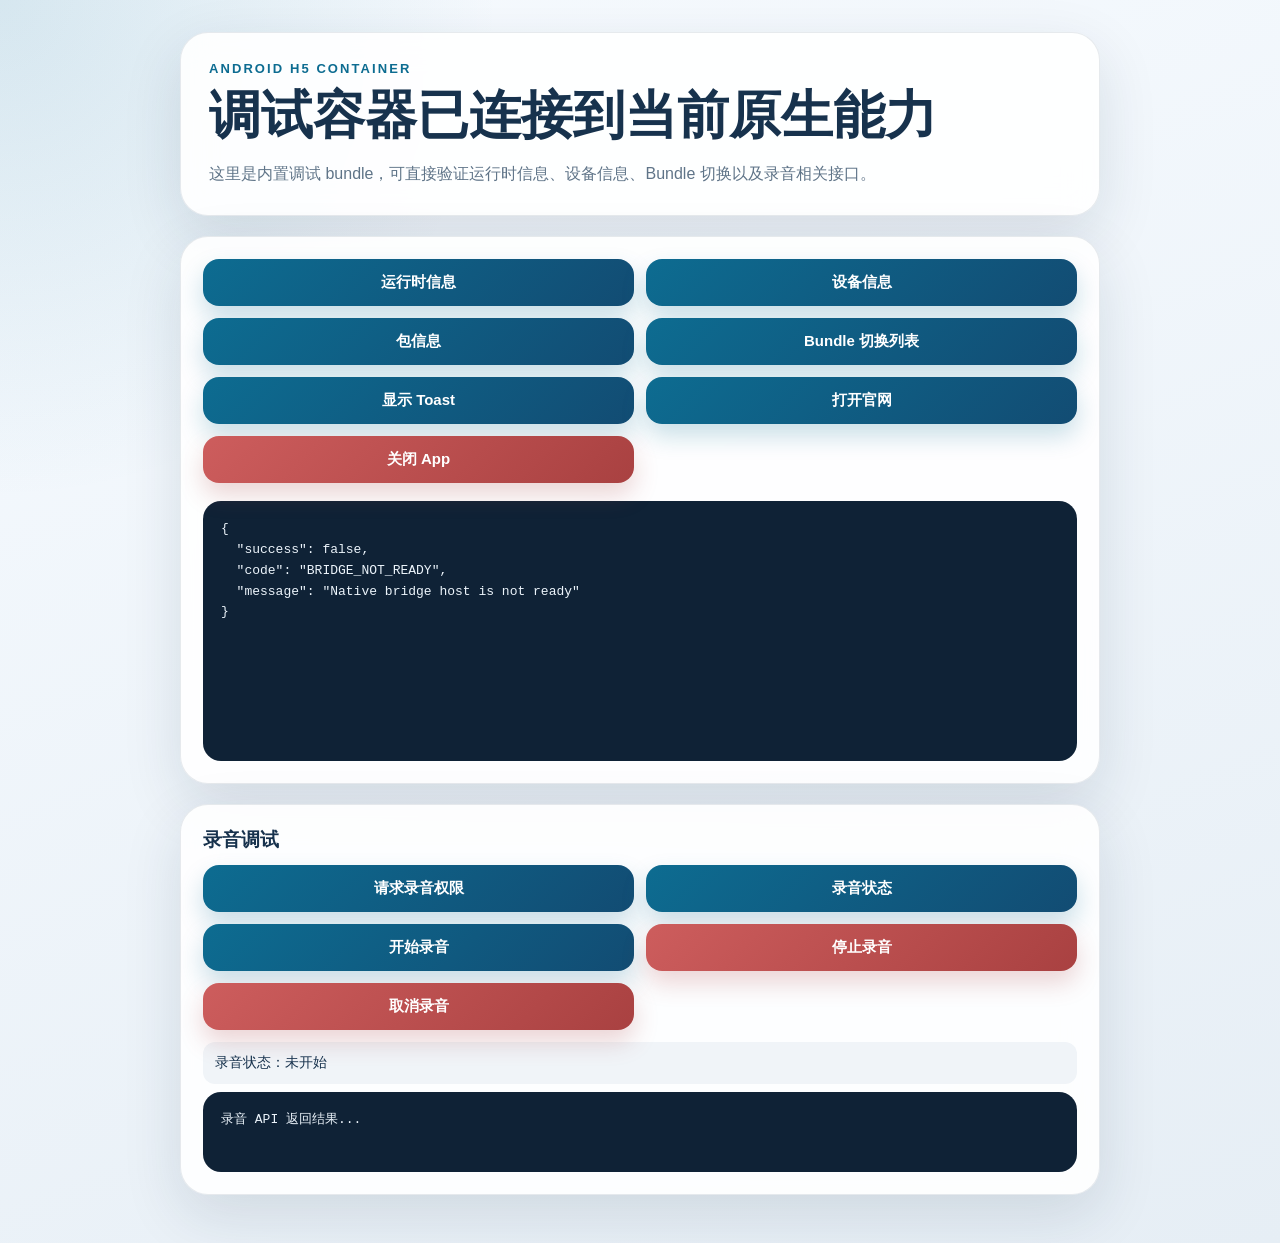
<file: app/src/main/assets/www/index.html>
<!DOCTYPE html>
<html lang="zh-CN">
<head>
  <meta charset="utf-8" />
  <meta
    name="viewport"
    content="width=device-width, initial-scale=1, maximum-scale=1, viewport-fit=cover"
  />
  <title>H5 Container</title>
  <link rel="stylesheet" href="css/app.css" />
</head>
<body>
  <main class="shell">
    <section class="hero">
      <p class="eyebrow">Android H5 Container</p>
      <h1>调试容器已连接到当前原生能力</h1>
      <p class="subtitle">
        这里是内置调试 bundle，可直接验证运行时信息、设备信息、Bundle 切换以及录音相关接口。
      </p>
    </section>

    <section class="panel">
      <div class="actions">
        <button data-action="runtime">运行时信息</button>
        <button data-action="device">设备信息</button>
        <button data-action="package">包信息</button>
        <button data-action="bundlePicker">Bundle 切换列表</button>
        <button data-action="toast">显示 Toast</button>
        <button data-action="external">打开官网</button>
        <button data-action="close" class="danger">关闭 App</button>
      </div>
      <pre id="result">等待调用 NativeBridge...</pre>
    </section>

    <section class="panel">
      <h3 style="margin:0 0 12px">录音调试</h3>
      <div class="actions">
        <button data-action="reqPerm">请求录音权限</button>
        <button data-action="recState">录音状态</button>
        <button data-action="recStart">开始录音</button>
        <button data-action="recStop" class="danger">停止录音</button>
        <button data-action="recCancel" class="danger">取消录音</button>
      </div>
      <div id="rec-status" style="margin-top:12px;padding:12px;border-radius:12px;background:#f0f4f8;font-size:14px;">
        录音状态：未开始
      </div>
      <div id="rec-player" style="margin-top:8px;"></div>
      <pre id="rec-result" style="margin-top:8px;min-height:80px;">录音 API 返回结果...</pre>
    </section>
  </main>

  <script src="js/native-bridge.js"></script>
  <script src="js/app.js"></script>
</body>
</html>
</file>
<file: app/src/main/assets/www/css/app.css>
:root {
  color-scheme: light;
  --bg-top: #f7fbff;
  --bg-bottom: #e6eef5;
  --card: rgba(255, 255, 255, 0.9);
  --text: #17324d;
  --muted: #5f7488;
  --accent: #0d6c91;
  --accent-strong: #124c73;
  --danger: #a94141;
  --border: rgba(19, 50, 77, 0.1);
  --shadow: 0 20px 60px rgba(13, 45, 67, 0.12);
  font-family: "Segoe UI", "PingFang SC", sans-serif;
}

* {
  box-sizing: border-box;
}

body {
  margin: 0;
  min-height: 100vh;
  color: var(--text);
  background:
    radial-gradient(circle at top left, rgba(13, 108, 145, 0.14), transparent 28%),
    linear-gradient(160deg, var(--bg-top), var(--bg-bottom));
}

.shell {
  width: min(920px, calc(100vw - 32px));
  margin: 0 auto;
  padding: 32px 0 48px;
}

.hero,
.panel {
  background: var(--card);
  backdrop-filter: blur(16px);
  border: 1px solid var(--border);
  border-radius: 28px;
  box-shadow: var(--shadow);
}

.hero {
  padding: 28px;
}

.eyebrow {
  margin: 0 0 12px;
  color: var(--accent);
  font-size: 13px;
  font-weight: 700;
  letter-spacing: 0.16em;
  text-transform: uppercase;
}

h1 {
  margin: 0;
  font-size: clamp(30px, 7vw, 52px);
  line-height: 1.04;
}

.subtitle {
  margin: 18px 0 0;
  max-width: 720px;
  color: var(--muted);
  line-height: 1.7;
  font-size: 16px;
}

.panel {
  margin-top: 20px;
  padding: 22px;
}

.actions {
  display: grid;
  grid-template-columns: repeat(2, minmax(0, 1fr));
  gap: 12px;
}

button {
  appearance: none;
  border: none;
  border-radius: 16px;
  padding: 14px 16px;
  background: linear-gradient(135deg, var(--accent), var(--accent-strong));
  color: white;
  font-size: 15px;
  font-weight: 600;
  box-shadow: 0 12px 24px rgba(13, 108, 145, 0.22);
}

button.danger {
  background: linear-gradient(135deg, #cd5d5d, var(--danger));
  box-shadow: 0 12px 24px rgba(169, 65, 65, 0.22);
}

pre {
  margin: 18px 0 0;
  min-height: 260px;
  padding: 18px;
  overflow: auto;
  border-radius: 18px;
  background: #0f2236;
  color: #ecf4fb;
  line-height: 1.6;
  font-size: 13px;
}

@media (max-width: 640px) {
  .shell {
    width: calc(100vw - 20px);
    padding-top: 18px;
  }

  .hero,
  .panel {
    border-radius: 22px;
  }

  .actions {
    grid-template-columns: 1fr;
  }
}
</file>
